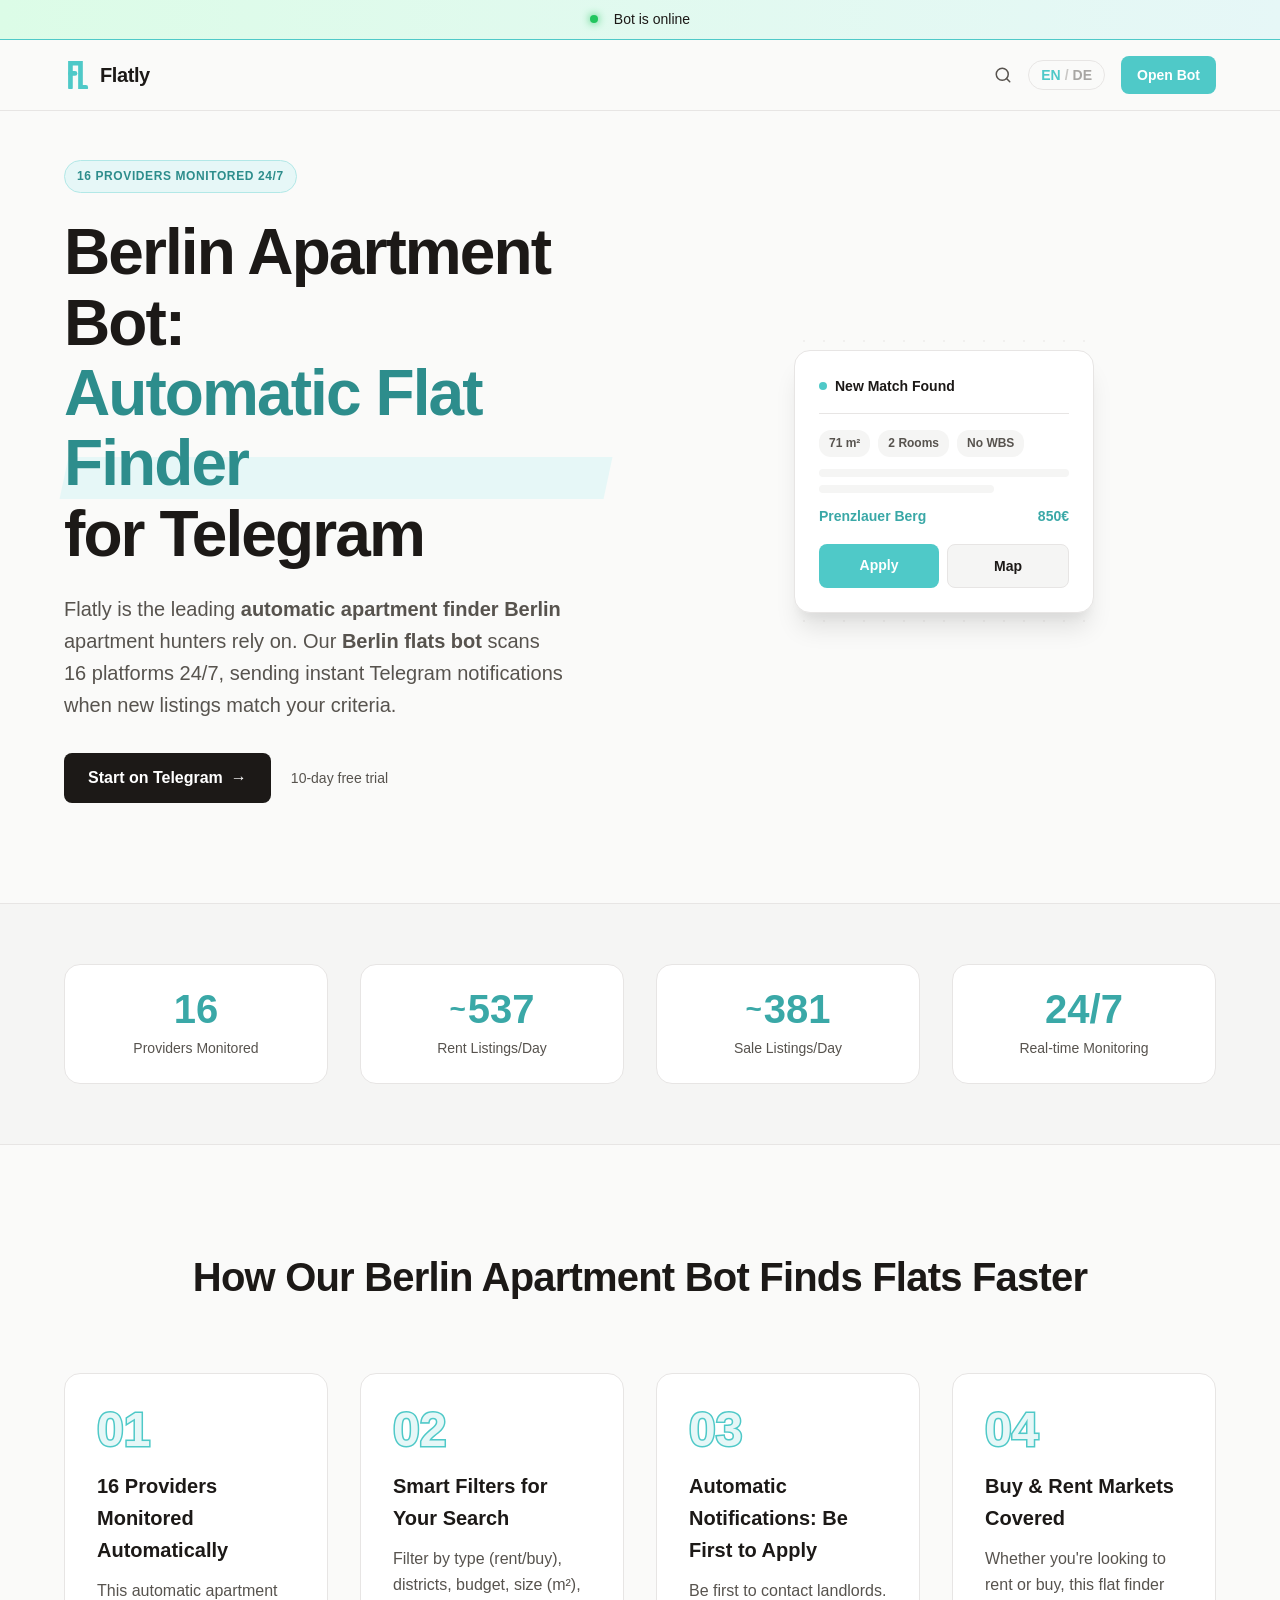
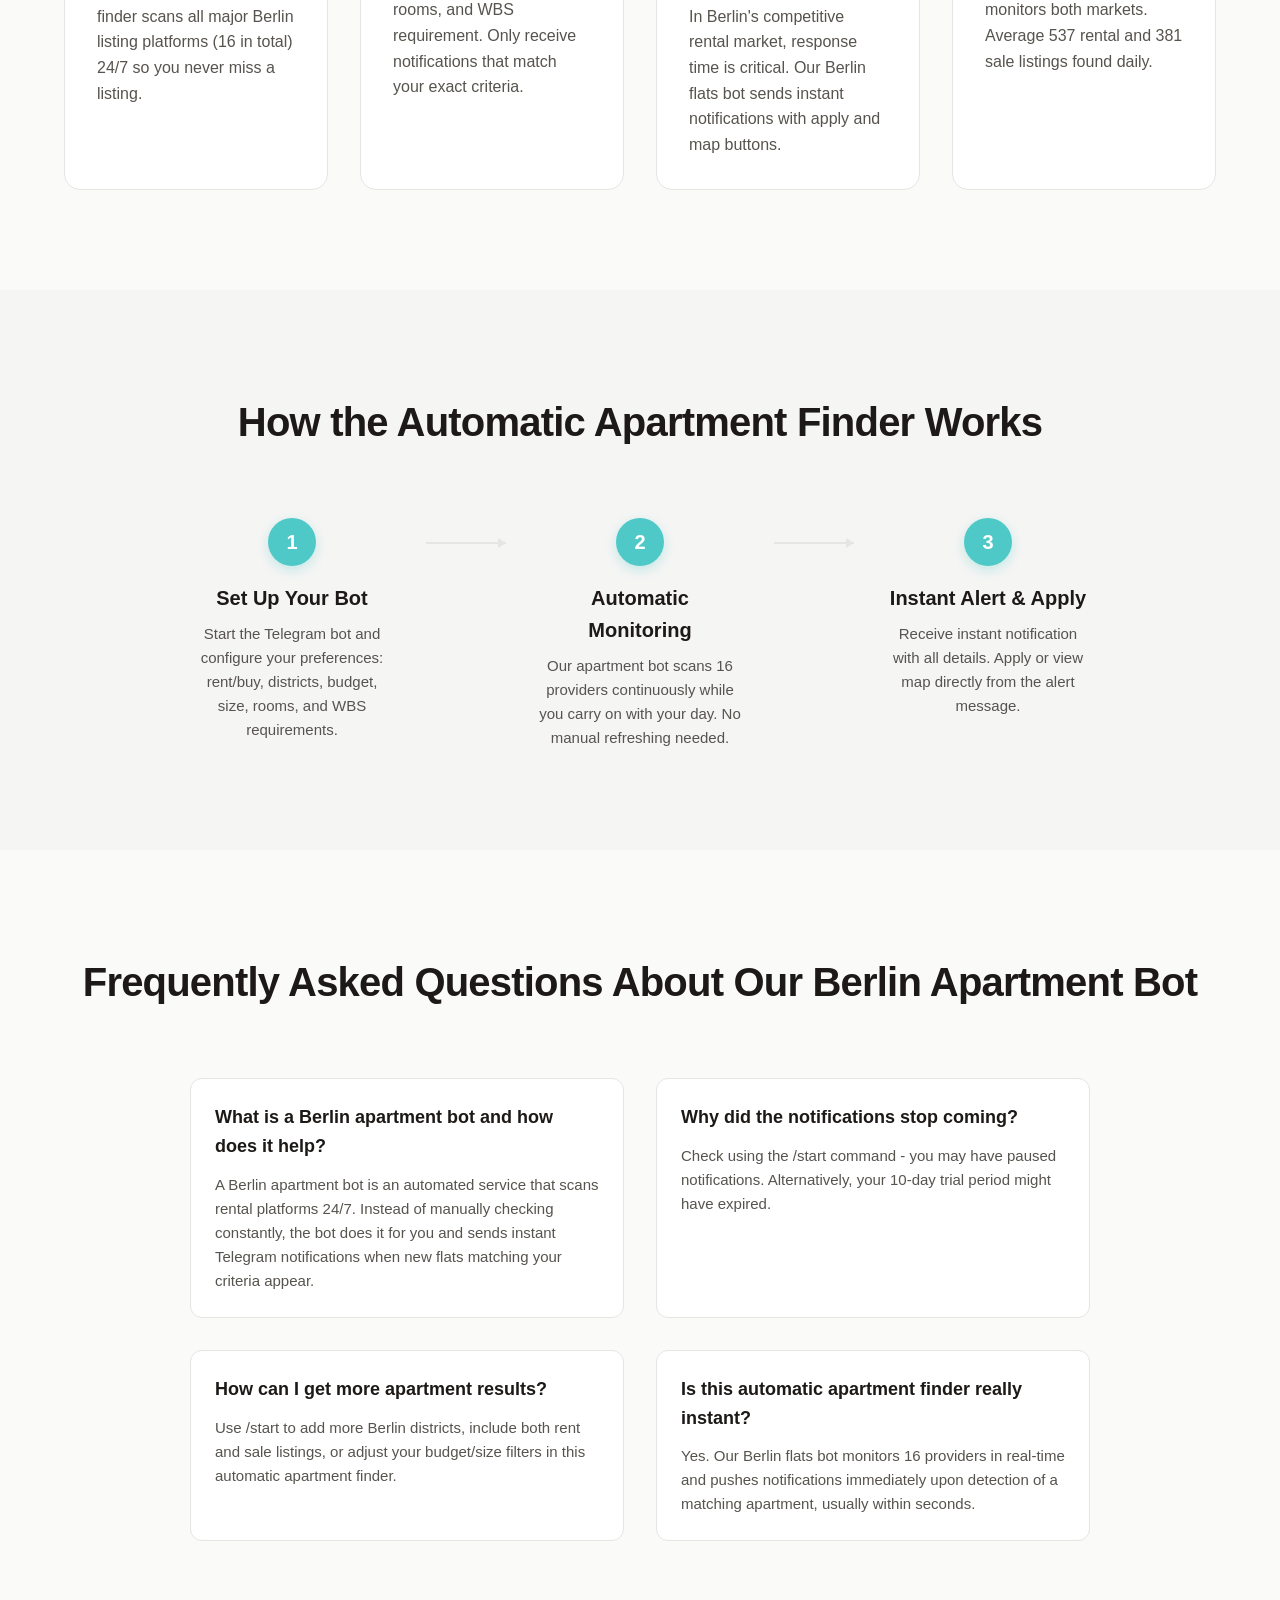
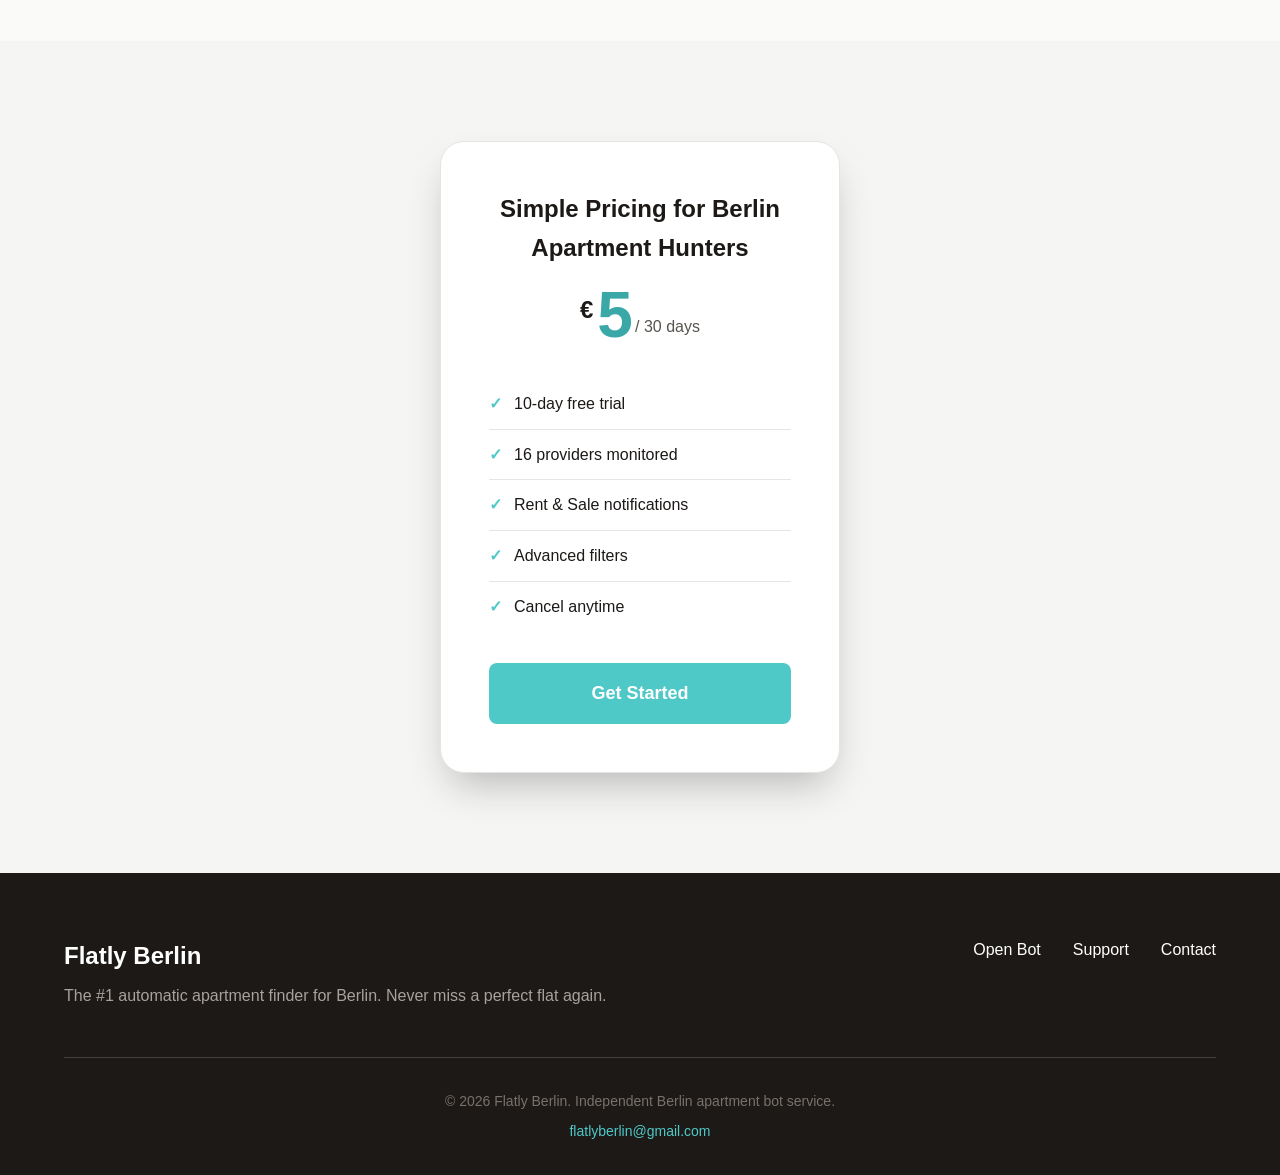
<file: index.html>
<!DOCTYPE html>
<html lang="en">
<head>
    <meta charset="UTF-8">
    <meta name="viewport" content="width=device-width, initial-scale=1.0">
    <title>Berlin Apartment Bot | Automatic Flat Finder via Telegram - Flatly</title>
    <meta name="description" content="The #1 Berlin apartment bot. Automatic apartment finder scanning 16 platforms 24/7. Get instant Telegram notifications for new flats. 10-day free trial.">
    <meta name="keywords" content="berlin apartment bot, automatic apartment finder berlin, berlin flats bot, wohnungsbot berlin, automatische wohnungssuche, wohnungssuch bot berlin, telegram bot wohnung berlin, flat finder berlin, wohnungssuche automatisierung, apartment notifications berlin">
    <meta name="description" lang="de" content="Der beste Wohnungsbot für Berlin. Automatische Wohnungssuche über 16 Portale. Sofortige Telegram Benachrichtigungen. 10 Tage kostenlos testen.">
    <meta name="author" content="Flatly Berlin">
    <meta name="robots" content="index, follow, max-snippet:-1, max-image-preview:large, max-video-preview:-1">
    <link rel="canonical" href="https://flatly-berlin.de/" id="dynamic-canonical">
    <link rel="alternate" hreflang="en" href="https://flatly-berlin.de/?lang=en">
    <link rel="alternate" hreflang="de" href="https://flatly-berlin.de/?lang=de">
    <link rel="alternate" hreflang="x-default" href="https://flatly-berlin.de/">
    <meta property="og:type" content="website">
    <meta property="og:url" content="https://flatly-berlin.de/">
    <meta property="og:title" content="Berlin Apartment Bot | Automatic Flat Finder">
    <meta property="og:description" content="Automatic apartment finder for Berlin. Get instant Telegram notifications when new flats match your criteria.">
    <meta property="og:image" content="https://flatly-berlin.de/card.png">
    <meta property="og:image:width" content="500">
    <meta property="og:image:height" content="243">
    <meta property="og:locale" content="en_US">
    <meta property="og:locale:alternate" content="de_DE">
    <meta property="twitter:card" content="summary_large_image">
    <meta property="twitter:url" content="https://flatly-berlin.de/">
    <meta property="twitter:title" content="Berlin Apartment Bot - Automatic Flat Finder">
    <meta property="twitter:description" content="Never miss a flat again. Automatic Berlin apartment finder with instant Telegram notifications.">
    <meta property="twitter:image" content="https://flatly-berlin.de/card.png">
    <meta property="twitter:image:width" content="500">
    <meta property="twitter:image:height" content="243">
    <link rel="icon" type="image/svg+xml" href="icon.svg">
    <link rel="icon" type="image/png" sizes="512x512" href="icon.png">
    <link rel="stylesheet" href="styles.css">
    <script type="application/ld+json">
    {
        "@context": "https://schema.org",
        "@type": "SoftwareApplication",
        "name": "Flatly Berlin - Apartment Bot",
        "applicationCategory": "LifestyleApplication",
        "operatingSystem": "Telegram",
        "offers": {
            "@type": "Offer",
            "price": "5.00",
            "priceCurrency": "EUR",
            "availability": "https://schema.org/InStock",
            "description": "10-day free trial, then €5 every 30 days"
        },
        "description": "Automatic apartment finder bot for Berlin. Monitors 16 rental platforms and sends instant Telegram notifications for new flat listings.",
        "url": "https://t.me/flatly_berlin_bot",
        "availableLanguage": ["English", "German"],
        "aggregateRating": {
            "@type": "AggregateRating",
            "ratingValue": "4.8",
            "ratingCount": "127"
        }
    }
    </script>

    <script type="application/ld+json">
    {
        "@context": "https://schema.org",
        "@type": "FAQPage",
        "mainEntity": [
            {
                "@type": "Question",
                "name": "What is a Berlin apartment bot?",
                "acceptedAnswer": {
                    "@type": "Answer",
                    "text": "A Berlin apartment bot is an automated service that scans rental listings across multiple platforms and sends instant notifications when new apartments matching your criteria become available. Flatly monitors 16 major listing sites 24/7."
                }
            },
            {
                "@type": "Question",
                "name": "How does an automatic apartment finder work in Berlin?",
                "acceptedAnswer": {
                    "@type": "Answer",
                    "text": "An automatic apartment finder continuously scans property websites for new listings. When a flat matching your budget, preferred districts, and size requirements appears, you receive an instant Telegram alert with application links, usually within seconds of the listing going live."
                }
            },
            {
                "@type": "Question",
                "name": "Was ist ein Wohnungsbot für Berlin?",
                "acceptedAnswer": {
                    "@type": "Answer",
                    "text": "Ein Wohnungsbot ist ein automatisierter Dienst, der Immobilienportale nach neuen Wohnungsangeboten durchsucht und sofortige Benachrichtigungen sendet. Flatly überwacht 16 Anbieter rund um die Uhr und alarmiert dich per Telegram, wenn passende Wohnungen verfügbar sind."
                }
            },
            {
                "@type": "Question",
                "name": "Ist automatische Wohnungssuche in Berlin legal?",
                "acceptedAnswer": {
                    "@type": "Answer",
                    "text": "Ja, automatische Wohnungssuche ist völlig legal. Der Bot überwacht nur öffentlich zugängliche Listen und beschleunigt lediglich den Informationsfluss. Du bekommst die gleichen Anzeigen, die auch auf den Portalen zu sehen sind, nur schneller."
                }
            }
        ]
    }
    </script>

    <script type="application/ld+json">
    {
        "@context": "https://schema.org",
        "@type": "BreadcrumbList",
        "itemListElement": [{
            "@type": "ListItem",
            "position": 1,
            "name": "Berlin Apartment Bot",
            "item": "https://flatly-berlin.de/"
        }]
    }
    </script>

    <script>
    (function() {
        const urlParams = new URLSearchParams(window.location.search);
        const lang = urlParams.get('lang');
        const canonicalEl = document.getElementById('dynamic-canonical');
        
        if (lang === 'en' || lang === 'de') {
            canonicalEl.href = `https://flatly-berlin.de/?lang=${lang}`;
            document.documentElement.setAttribute('lang', lang);
        } else {
            document.documentElement.setAttribute('lang', 'en');
        }

        const currentUrl = canonicalEl.href;
        document.querySelector('meta[property="og:url"]')?.setAttribute('content', currentUrl);
        document.querySelector('meta[property="twitter:url"]')?.setAttribute('content', currentUrl);
    })();
    </script>
    <script defer src="https://cloud.umami.is/script.js" data-website-id="c931086d-f08e-4237-811d-992dabc7b5e7"></script>

<base target="_blank">
</head>
<body>

    <div class="live-status-bar" id="liveStatus">
        <div class="container">
            <div class="status-content">
                <span class="status-indicator"></span>
                <span class="status-text">
                    <span class="lang-en">Bot is online</span>
                    <span class="lang-de">Bot ist online</span>
                </span>
            </div>
        </div>
    </div>

    <nav class="navbar" role="navigation" aria-label="Main navigation">
        <div class="container">
            <div class="logo">
                <svg class="logo-icon" viewBox="280 130 300 420" width="28" height="28" aria-hidden="true" fill="none" stroke="#4fc9c8" stroke-width="55" stroke-linecap="round">
                    <path d="M 316.5,525.97 V 161.19 h 150.85 v 364.78 h 79.54" />
                    <path d="M 316.5,316.08 H 385.07" />
                </svg>
                <span class="logo-text">Flatly</span>
            </div>
            <div class="nav-controls">
                <a href="explore.html" class="nav-link explore-link" target="_self">
                    <span class="explore-text-desktop">
                        <span class="lang-en">Explore</span>
                        <span class="lang-de">Erkunden</span>
                    </span>
                    <svg class="explore-icon-mobile" width="18" height="18" viewBox="0 0 24 24" fill="none" stroke="currentColor" stroke-width="2" stroke-linecap="round" stroke-linejoin="round" aria-hidden="true">
                        <circle cx="11" cy="11" r="8"></circle>
                        <path d="m21 21-4.3-4.3"></path>
                    </svg>
                </a>
                <button type="button" class="lang-switcher" id="langToggle" aria-label="Switch language">
                    <span class="lang-option active" data-lang="en">EN</span>
                    <span class="lang-divider">/</span>
                    <span class="lang-option" data-lang="de">DE</span>
                </button>
                <a href="https://t.me/flatly_berlin_bot?start=default" onclick="window.location='tg://resolve?domain=flatly_berlin_bot&start=default'; setTimeout(()=>window.location='https://t.me/flatly_berlin_bot?start=default', 500); return false;" class="btn btn-small" rel="noopener noreferrer" data-umami-event="Open Bot">
                    <span class="bot-text-desktop">
                        <span class="lang-en">Open Bot</span>
                        <span class="lang-de">Bot Öffnen</span>
                    </span>
                    <span class="bot-text-mobile">
                        <span class="lang-en">Open</span>
                        <span class="lang-de">Bot</span>
                    </span>
                </a>
            </div>
        </div>
    </nav>

    <header class="hero" role="banner">
        <div class="container">
            <div class="hero-content">
                <div class="badge">
                    <span class="lang-en">16 Providers Monitored 24/7</span>
                    <span class="lang-de">16 Anbieter 24/7 Überwacht</span>
                </div>
                <h1 class="headline">
                    <span class="lang-en">Berlin Apartment Bot:<br><span class="highlight">Automatic Flat Finder</span> for Telegram</span>
                    <span class="lang-de">Wohnungsbot Berlin:<br><span class="highlight">Automatische Wohnungssuche</span> per Telegram</span>
                </h1>
                <p class="subheadline">
                    <span class="lang-en">Flatly is the leading <strong>automatic apartment finder Berlin</strong> apartment hunters rely on. Our <strong>Berlin flats bot</strong> scans 16 platforms 24/7, sending instant Telegram notifications when new listings match your criteria.</span>
                    <span class="lang-de"><strong>Automatische Wohnungssuche Berlin:</strong> Unser <strong>Wohnungsbot</strong> scannt 16 Portale nonstop. Erhalte sofortige Telegram Benachrichtigungen für passende Wohnungen.</span>
                </p>
                <div class="cta-group">
                    <a href="https://t.me/flatly_berlin_bot?start=default" onclick="window.location='tg://resolve?domain=flatly_berlin_bot&start=default'; setTimeout(()=>window.location='https://t.me/flatly_berlin_bot?start=default', 500); return false;" class="btn btn-primary" rel="noopener noreferrer" data-umami-event="Open Bot">
                        <span class="lang-en">Start on Telegram</span>
                        <span class="lang-de">Auf Telegram Starten</span>
                        <span class="arrow" aria-hidden="true">→</span>
                    </a>
                    <span class="trial-note">
                        <span class="lang-en">10-day free trial</span>
                        <span class="lang-de">10 Tage kostenlos testen</span>
                    </span>
                </div>
            </div>
            <div class="hero-visual" aria-hidden="true">
                <div class="alert-card">
                    <div class="alert-header">
                        <span class="dot"></span>
                        <span class="alert-title">
                            <span class="lang-en">New Match Found</span>
                            <span class="lang-de">Neue Wohnung Gefunden</span>
                        </span>
                    </div>
                    <div class="alert-content">
                        <div class="alert-specs">
                            <span class="spec-item">71 m²</span>
                            <span class="spec-item">2 <span class="lang-en">Rooms</span><span class="lang-de">Zimmer</span></span>
                            <span class="spec-item">
                                <span class="lang-en">No WBS</span>
                                <span class="lang-de">Kein WBS</span>
                            </span>
                        </div>
                        <div class="alert-line alert-line-1"></div>
                        <div class="alert-line alert-line-2"></div>
                        <div class="alert-meta">
                            <span>Prenzlauer Berg</span>
                            <span>850€</span>
                        </div>
                        <div class="alert-actions">
                            <a href="https://t.me/flatly_berlin_bot?start=default" onclick="window.location='tg://resolve?domain=flatly_berlin_bot&start=default'; setTimeout(()=>window.location='https://t.me/flatly_berlin_bot?start=default', 500); return false;" class="btn-action btn-apply" rel="noopener noreferrer" data-umami-event="Open Bot">
                                <span class="lang-en">Apply</span>
                                <span class="lang-de">Bewerben</span>
                            </a>
                            <a href="explore.html" class="btn-action btn-map" target="_self">
                                <span class="lang-en">Map</span>
                                <span class="lang-de">Karte</span>
                            </a>
                        </div>
                    </div>
                </div>
                <div class="grid-pattern"></div>
            </div>
        </div>
    </header>

    <main role="main">
        <section class="stats-section" id="stats" aria-label="Berlin apartment bot statistics">
            <div class="container">
                <div class="stats-grid">
                    <div class="stat-card">
                        <div class="stat-number">16</div>
                        <div class="stat-label">
                            <span class="lang-en">Providers Monitored</span>
                            <span class="lang-de">Anbieter Überwacht</span>
                        </div>
                    </div>
                    <div class="stat-card">
                        <div class="stat-number"><span class="avg-sign">~</span>537</div>
                        <div class="stat-label">
                            <span class="lang-en">Rent Listings/Day</span>
                            <span class="lang-de">Miet-Anzeigen/Tag</span>
                        </div>
                    </div>
                    <div class="stat-card">
                        <div class="stat-number"><span class="avg-sign">~</span>381</div>
                        <div class="stat-label">
                            <span class="lang-en">Sale Listings/Day</span>
                            <span class="lang-de">Kauf-Anzeigen/Tag</span>
                        </div>
                    </div>
                    <div class="stat-card">
                        <div class="stat-number">24/7</div>
                        <div class="stat-label">
                            <span class="lang-en">Real-time Monitoring</span>
                            <span class="lang-de">Echtzeit-Überwachung</span>
                        </div>
                    </div>
                </div>
            </div>
        </section>

        <section class="features" id="features">
            <div class="container">
                <h2 class="section-title">
                    <span class="lang-en">How Our Berlin Apartment Bot Finds Flats Faster</span>
                    <span class="lang-de">Wie unser Wohnungsbot schneller Wohnungen in Berlin findet</span>
                </h2>
                <div class="grid">
                    <article class="feature-card">
                        <div class="feature-number" aria-hidden="true">01</div>
                        <h3>
                            <span class="lang-en">16 Providers Monitored Automatically</span>
                            <span class="lang-de">16 Anbieter Automatisch Überwacht</span>
                        </h3>
                        <p>
                            <span class="lang-en">This automatic apartment finder scans all major Berlin listing platforms (16 in total) 24/7 so you never miss a listing.</span>
                            <span class="lang-de">Diese automatische Wohnungssuche scannt alle großen Portale rund um die Uhr.</span>
                        </p>
                    </article>
                    <article class="feature-card">
                        <div class="feature-number" aria-hidden="true">02</div>
                        <h3>
                            <span class="lang-en">Smart Filters for Your Search</span>
                            <span class="lang-de">Intelligente Filter für deine Suche</span>
                        </h3>
                        <p>
                            <span class="lang-en">Filter by type (rent/buy), districts, budget, size (m²), rooms, and WBS requirement. Only receive notifications that match your exact criteria.</span>
                            <span class="lang-de">Filtere nach Typ (Miete/Kauf), Bezirken, Budget, Größe (m²), Zimmerzahl und WBS. Erhalte nur Benachrichtigungen, die deinen Kriterien entsprechen.</span>
                        </p>
                    </article>
                    <article class="feature-card">
                        <div class="feature-number" aria-hidden="true">03</div>
                        <h3>
                            <span class="lang-en">Automatic Notifications: Be First to Apply</span>
                            <span class="lang-de">Automatische Benachrichtigungen: Sei der Erste</span>
                        </h3>
                        <p>
                            <span class="lang-en">Be first to contact landlords. In Berlin's competitive rental market, response time is critical. Our Berlin flats bot sends instant notifications with apply and map buttons.</span>
                            <span class="lang-de">Sei der Erste, der Vermieter kontaktiert. Auf dem angespannten Berliner Markt zählt jede Minute. Unser Bot sendet sofort Benachrichtigungen mit Bewerben- und Karten-Buttons.</span>
                        </p>
                    </article>
                    <article class="feature-card">
                        <div class="feature-number" aria-hidden="true">04</div>
                        <h3>
                            <span class="lang-en">Buy & Rent Markets Covered</span>
                            <span class="lang-de">Kauf & Miete Abgedeckt</span>
                        </h3>
                        <p>
                            <span class="lang-en">Whether you're looking to rent or buy, this flat finder monitors both markets. Average 537 rental and 381 sale listings found daily.</span>
                            <span class="lang-de">Ob Miete oder Kauf - wir überwachen beide Märkte. Durchschnittlich 537 Miet- und 381 Kauf-Anzeigen täglich.</span>
                        </p>
                    </article>
                </div>
            </div>
        </section>

        <section class="how-it-works" id="how-it-works">
            <div class="container">
                <h2 class="section-title">
                    <span class="lang-en">How the Automatic Apartment Finder Works</span>
                    <span class="lang-de">So Funktioniert die Automatische Wohnungssuche</span>
                </h2>
                <div class="steps">
                    <div class="step">
                        <div class="step-marker">1</div>
                        <h3>
                            <span class="lang-en">Set Up Your Bot</span>
                            <span class="lang-de">Bot Einrichten</span>
                        </h3>
                        <p>
                            <span class="lang-en">Start the Telegram bot and configure your preferences: rent/buy, districts, budget, size, rooms, and WBS requirements.</span>
                            <span class="lang-de">Starte den Bot und konfiguriere deine Suche: Miete/Kauf, Bezirke, Budget, Größe, Zimmer und WBS.</span>
                        </p>
                    </div>
                    <div class="step-connector" aria-hidden="true"></div>
                    <div class="step">
                        <div class="step-marker">2</div>
                        <h3>
                            <span class="lang-en">Automatic Monitoring</span>
                            <span class="lang-de">Automatische Überwachung</span>
                        </h3>
                        <p>
                            <span class="lang-en">Our apartment bot scans 16 providers continuously while you carry on with your day. No manual refreshing needed.</span>
                            <span class="lang-de">Unser Wohnungsbot scannt 16 Anbieter durchgehend, während du ganz entspannt deinen Tag meisterst. Kein manuelles Aktualisieren nötig.</span>
                        </p>
                    </div>
                    <div class="step-connector" aria-hidden="true"></div>
                    <div class="step">
                        <div class="step-marker">3</div>
                        <h3>
                            <span class="lang-en">Instant Alert & Apply</span>
                            <span class="lang-de">Sofortiger Alert & Bewerbung</span>
                        </h3>
                        <p>
                            <span class="lang-en">Receive instant notification with all details. Apply or view map directly from the alert message.</span>
                            <span class="lang-de">Erhalte eine sofortige Benachrichtigung mit allen Details. Bewirb dich direkt oder sieh dir die Karte an.</span>
                        </p>
                    </div>
                </div>
            </div>
        </section>

        

        <section class="faq" id="faq">
            <div class="container">
                <h2 class="section-title">
                    <span class="lang-en">Frequently Asked Questions About Our Berlin Apartment Bot</span>
                    <span class="lang-de">Häufige Fragen zum Wohnungsbot Berlin</span>
                </h2>
                <div class="faq-grid">
                    <article class="faq-item">
                        <h4>
                            <span class="lang-en">What is a Berlin apartment bot and how does it help?</span>
                            <span class="lang-de">Was ist ein Wohnungsbot und wie hilft er?</span>
                        </h4>
                        <p>
                            <span class="lang-en">A Berlin apartment bot is an automated service that scans rental platforms 24/7. Instead of manually checking constantly, the bot does it for you and sends instant Telegram notifications when new flats matching your criteria appear.</span>
                            <span class="lang-de">Ein Wohnungsbot ist ein automatisierter Dienst, der Immobilienportale 24/7 scannt. Statt ständig manuell zu prüfen, macht das der Bot für dich und sendet sofortige Telegram Benachrichtigungen.</span>
                        </p>
                    </article>
                    <article class="faq-item">
                        <h4>
                            <span class="lang-en">Why did the notifications stop coming?</span>
                            <span class="lang-de">Warum sind die Benachrichtigungen ausgeblieben?</span>
                        </h4>
                        <p>
                            <span class="lang-en">Check using the /start command - you may have paused notifications. Alternatively, your 10-day trial period might have expired.</span>
                            <span class="lang-de">Prüfe mit /start - möglicherweise hast du die Benachrichtigungen pausiert. Oder deine 10-tägige Testphase ist abgelaufen.</span>
                        </p>
                    </article>
                    <article class="faq-item">
                        <h4>
                            <span class="lang-en">How can I get more apartment results?</span>
                            <span class="lang-de">Wie bekomme ich mehr Suchergebnisse?</span>
                        </h4>
                        <p>
                            <span class="lang-en">Use /start to add more Berlin districts, include both rent and sale listings, or adjust your budget/size filters in this automatic apartment finder.</span>
                            <span class="lang-de">Nutze /start, um mehr Bezirke hinzuzufügen, sowohl Miete als auch Kauf einzuschließen oder Budget/Größe in der automatischen Suche anzupassen.</span>
                        </p>
                    </article>
                    <article class="faq-item">
                        <h4>
                            <span class="lang-en">Is this automatic apartment finder really instant?</span>
                            <span class="lang-de">Sind die Benachrichtigungen wirklich sofort da?</span>
                        </h4>
                        <p>
                            <span class="lang-en">Yes. Our Berlin flats bot monitors 16 providers in real-time and pushes notifications immediately upon detection of a matching apartment, usually within seconds.</span>
                            <span class="lang-de">Ja. Unser Bot überwacht 16 Anbieter in Echtzeit und sendet sofort Benachrichtigungen bei passenden Wohnungen, meist innerhalb von Sekunden.</span>
                        </p>
                    </article>
                </div>
            </div>
        </section>

        <section class="pricing" id="pricing">
            <div class="container">
                <div class="pricing-card">
                    <div class="pricing-header">
                        <h3>
                            <span class="lang-en">Simple Pricing for Berlin Apartment Hunters</span>
                            <span class="lang-de">Einfache Preise für Berliner Wohnungssuchende</span>
                        </h3>
                        <div class="price">
                            <span class="currency">€</span>
                            <span class="amount">5</span>
                            <span class="period">
                                <span class="lang-en">/ 30 days</span>
                                <span class="lang-de">/ 30 Tage</span>
                            </span>
                        </div>
                    </div>
                    <div class="pricing-features">
                        <div class="pricing-row">
                            <span class="check" aria-hidden="true">✓</span>
                            <span>
                                <span class="lang-en">10-day free trial</span>
                                <span class="lang-de">10 Tage kostenlos testen</span>
                            </span>
                        </div>
                        <div class="pricing-row">
                            <span class="check" aria-hidden="true">✓</span>
                            <span>
                                <span class="lang-en">16 providers monitored</span>
                                <span class="lang-de">16 Anbieter überwacht</span>
                            </span>
                        </div>
                        <div class="pricing-row">
                            <span class="check" aria-hidden="true">✓</span>
                            <span>
                                <span class="lang-en">Rent & Sale notifications</span>
                                <span class="lang-de">Miete & Kauf Benachrichtigungen</span>
                            </span>
                        </div>
                        <div class="pricing-row">
                            <span class="check" aria-hidden="true">✓</span>
                            <span>
                                <span class="lang-en">Advanced filters</span>
                                <span class="lang-de">Erweiterte Filter</span>
                            </span>
                        </div>
                        <div class="pricing-row">
                            <span class="check" aria-hidden="true">✓</span>
                            <span>
                                <span class="lang-en">Cancel anytime</span>
                                <span class="lang-de">Jederzeit kündbar</span>
                            </span>
                        </div>
                    </div>
                    <a href="https://t.me/flatly_berlin_bot?start=default" onclick="window.location='tg://resolve?domain=flatly_berlin_bot&start=default'; setTimeout(()=>window.location='https://t.me/flatly_berlin_bot?start=default', 500); return false;" class="btn btn-large" rel="noopener noreferrer" data-umami-event="Open Bot">
                        <span class="lang-en">Get Started</span>
                        <span class="lang-de">Jetzt Starten</span>
                    </a>
                </div>
            </div>
        </section>
    </main>

    <footer class="footer" role="contentinfo">
        <div class="container">
            <div class="footer-content">
                <div class="footer-brand">
                    <span class="logo-text">Flatly Berlin</span>
                    <p>
                        <span class="lang-en">The #1 automatic apartment finder for Berlin. Never miss a perfect flat again.</span>
                        <span class="lang-de">Die beste automatische Wohnungssuche für Berlin. Verpasse nie wieder die perfekte Wohnung.</span>
                    </p>
                </div>
                <nav class="footer-links" aria-label="Footer navigation">
                    <a href="https://t.me/flatly_berlin_bot?start=default" onclick="window.location='tg://resolve?domain=flatly_berlin_bot&start=default'; setTimeout(()=>window.location='https://t.me/flatly_berlin_bot?start=default', 500); return false;" rel="noopener noreferrer" data-umami-event="Open Bot">
                        <span class="lang-en">Open Bot</span>
                        <span class="lang-de">Bot Öffnen</span>
                    </a>
                    <a href="https://t.me/flatly_berlin_bot?start=default" onclick="window.location='tg://resolve?domain=flatly_berlin_bot&start=default'; setTimeout(()=>window.location='https://t.me/flatly_berlin_bot?start=default', 500); return false;" rel="noopener noreferrer" data-umami-event="Open Bot">
                        <span class="lang-en">Support</span>
                        <span class="lang-de">Hilfe</span>
                    </a>
                    <a href="mailto:flatlyberlin@gmail.com">
                        <span class="lang-en">Contact</span>
                        <span class="lang-de">Kontakt</span>
                    </a>
                </nav>
            </div>
            <div class="footer-bottom">
                <p>
                    <span class="lang-en">&copy; 2026 Flatly Berlin. Independent Berlin apartment bot service.</span>
                    <span class="lang-de">&copy; 2026 Flatly Berlin. Unabhängiger Wohnungsbot Service.</span>
                </p>
                <p class="footer-email">
                    <a href="mailto:flatlyberlin@gmail.com">flatlyberlin@gmail.com</a>
                </p>
            </div>
        </div>
    </footer>

    <script>
        

        (function() {
            const supportedLanguages = ['en', 'de'];
            const defaultLang = 'en';

            function getBrowserLanguage() {
                const navLang = navigator.language || navigator.userLanguage;
                const primaryLang = navLang.split('-')[0];
                return supportedLanguages.includes(primaryLang) ? primaryLang : defaultLang;
            }

            function getCurrentLanguage() {
                const urlParams = new URLSearchParams(window.location.search);
                const urlLang = urlParams.get('lang');
                const savedLang = localStorage.getItem('flatly-language');

                if (urlLang && supportedLanguages.includes(urlLang)) {
                    return urlLang;
                }
                if (savedLang && supportedLanguages.includes(savedLang)) {
                    return savedLang;
                }
                return getBrowserLanguage();
            }

            function setLanguage(lang) {
                document.documentElement.lang = lang;
                document.body.setAttribute('data-lang', lang);

                document.querySelectorAll('.lang-option').forEach(opt => {
                    opt.classList.toggle('active', opt.dataset.lang === lang);
                });

                localStorage.setItem('flatly-language', lang);

                const url = new URL(window.location);
                url.searchParams.set('lang', lang);
                window.history.replaceState({}, '', url);

                const canonicalEl = document.getElementById('dynamic-canonical');
                if (canonicalEl) {
                    canonicalEl.href = url.toString();
                }
                document.querySelector('meta[property="og:url"]')?.setAttribute('content', url.toString());
                document.querySelector('meta[property="twitter:url"]')?.setAttribute('content', url.toString());
            }

            const currentLang = getCurrentLanguage();
            setLanguage(currentLang);

            document.getElementById('langToggle').addEventListener('click', function() {
                const newLang = document.body.getAttribute('data-lang') === 'en' ? 'de' : 'en';
                setLanguage(newLang);
            });
        })();
    </script>
</body>
</html>
</file>
<file: styles.css>
:root {
    --bg-primary: #fafaf9;
    --bg-secondary: #f5f5f4;
    --text-primary: #1c1917;
    --text-secondary: #57534e;
    --accent: #4fc9c8;
    --accent-hover: #3aa8a7;
    --accent-light: #e6f7f7;
    --border: #e7e5e4;
    --shadow: 0 4px 6px -1px rgba(0,0,0,0.1), 0 2px 4px -1px rgba(0,0,0,0.06);
    --shadow-lg: 0 20px 25px -5px rgba(0,0,0,0.1), 0 10px 10px -5px rgba(0,0,0,0.04);
    --success: #22c55e;
    --success-light: #dcfce7;
}

* { margin: 0; padding: 0; box-sizing: border-box; }
html { scroll-behavior: smooth; }
body { font-family: -apple-system, BlinkMacSystemFont, "Segoe UI", Roboto, "Helvetica Neue", Arial, sans-serif; background: var(--bg-primary); color: var(--text-primary); line-height: 1.6; overflow-x: hidden; }
.container { max-width: 1200px; margin: 0 auto; padding: 0 24px; }

/* Language switching */
.lang-en, .lang-de { display: inline; }
body[data-lang="de"] .lang-en, body[data-lang="en"] .lang-de { display: none !important; }
.headline .lang-en, .headline .lang-de { display: block; }

/* Live status */
.live-status-bar { position: fixed; top: 0; left: 0; width: 100%; height: 40px; background: linear-gradient(90deg, var(--success-light), var(--accent-light)); border-bottom: 1px solid var(--accent); z-index: 101; display: flex; align-items: center; font-size: 0.875rem;}
.status-content { display: flex; align-items: center; justify-content: center; gap: 16px; flex-wrap: wrap; width: 100%; }
.status-indicator { width: 8px; height: 8px; background: var(--success); border-radius: 50%; animation: pulse-green 2s infinite; box-shadow: 0 0 8px var(--success); }
@keyframes pulse-green { 0%, 100% { opacity: 1; } 50% { opacity: 0.7; } }
.status-text { font-weight: 500; }

/* Navbar */
.navbar { position: fixed; top: 40px; width: 100%; background: rgba(250,250,249,0.95); backdrop-filter: blur(12px); border-bottom: 1px solid var(--border); z-index: 100; padding: 16px 0; }
.navbar .container { display: flex; justify-content: space-between; align-items: center; }
.logo { display: flex; align-items: center; gap: 8px; font-weight: 700; font-size: 1.25rem; letter-spacing: -0.02em; color: inherit; text-decoration: none; }
.logo-icon { width: 28px; height: 28px; flex-shrink: 0; }
.logo-icon path { stroke: var(--accent); stroke-width: 70; }
.logo-text { color: var(--text-primary); }

/* Buttons */
.btn { display: inline-flex; align-items: center; gap: 8px; padding: 12px 24px; background: var(--accent); color: white; text-decoration: none; border-radius: 8px; font-weight: 600; transition: background 0.2s; border: none; cursor: pointer; }
.btn:hover { background: var(--accent-hover); }
.btn-small { padding: 8px 16px; font-size: 0.875rem; }
.btn-large { padding: 16px 32px; font-size: 1.125rem; width: 100%; justify-content: center; }
.btn-primary { background: var(--text-primary); }
.btn-primary:hover { background: #000; }
.btn-ghost { background: transparent; color: var(--text-primary); border: 1px solid var(--border); }
.btn-ghost:hover { background: var(--bg-secondary); }
.arrow { transition: transform 0.2s; }
.btn:hover .arrow { transform: translateX(4px); }

/* Nav controls */
.nav-controls { display: flex; align-items: center; gap: 16px; }
.nav-link { color: var(--text-secondary); text-decoration: none; font-weight: 600; font-size: 0.875rem; transition: color 0.2s; display: inline-flex; align-items: center; }
.nav-link:hover { color: var(--accent); }
.lang-switcher { display: flex; align-items: center; gap: 4px; background: transparent; border: 1px solid var(--border); padding: 6px 12px; border-radius: 20px; cursor: pointer; font-size: 0.875rem; font-weight: 600; color: var(--text-secondary); transition: border-color 0.2s; }
.lang-switcher:hover { border-color: var(--accent); color: var(--text-primary); }
.lang-option { opacity: 0.5; transition: opacity 0.2s; }
.lang-option.active { opacity: 1; color: var(--accent); }
.lang-divider { opacity: 0.3; }

.explore-text-desktop { display: none; }
.explore-icon-mobile { display: inline-block; vertical-align: middle; }
.bot-text-mobile { display: none; }

/* Hero */
.hero { padding: 160px 0 100px; }
.hero .container { display: grid; grid-template-columns: 1fr 1fr; gap: 64px; align-items: center; }
.badge { display: inline-block; padding: 6px 12px; background: var(--accent-light); color: #2d8d8c; font-size: 0.75rem; font-weight: 700; text-transform: uppercase; letter-spacing: 0.05em; border-radius: 20px; margin-bottom: 24px; border: 1px solid #b2e8e7; }
.headline { font-size: clamp(2.5rem, 5vw, 4rem); line-height: 1.1; font-weight: 800; letter-spacing: -0.03em; margin-bottom: 24px; }
.highlight { color: #2d8d8c; position: relative; display: inline-block; }
.highlight::after { content: ''; position: absolute; bottom: 0; left: 0; width: 100%; height: 30%; background: var(--accent-light); z-index: -1; transform: skewX(-12deg); }
.subheadline { font-size: 1.25rem; color: var(--text-secondary); margin-bottom: 32px; max-width: 500px; line-height: 1.6; }
.cta-group { display: flex; align-items: center; gap: 20px; flex-wrap: wrap; }
.trial-note { color: var(--text-secondary); font-size: 0.875rem; }

.hero-visual { position: relative; height: 450px; display: flex; align-items: center; justify-content: center; }
.alert-card { background: white; border-radius: 16px; padding: 24px; box-shadow: var(--shadow-lg); width: 300px; border: 1px solid var(--border); position: relative; z-index: 2; animation: float 6s ease-in-out infinite; }
@keyframes float { 0%, 100% { transform: translateY(0px); } 50% { transform: translateY(-20px); } }
.alert-header { display: flex; align-items: center; gap: 8px; margin-bottom: 16px; padding-bottom: 16px; border-bottom: 1px solid var(--border); }
.dot { width: 8px; height: 8px; background: var(--accent); border-radius: 50%; animation: pulse 2s infinite; }
@keyframes pulse { 0%, 100% { opacity: 1; } 50% { opacity: 0.5; } }
.alert-title { font-weight: 700; font-size: 0.875rem; flex: 1; }
.alert-specs { display: flex; gap: 8px; margin-bottom: 12px; flex-wrap: wrap; }
.spec-item { background: var(--bg-secondary); padding: 4px 10px; border-radius: 12px; font-size: 0.75rem; font-weight: 600; color: var(--text-secondary); }
.alert-line { height: 8px; background: var(--bg-secondary); border-radius: 4px; margin-bottom: 8px; }
.alert-line-1 { width: 100%; }
.alert-line-2 { width: 70%; }
.alert-meta { display: flex; justify-content: space-between; margin-top: 12px; font-size: 0.875rem; font-weight: 600; color: var(--accent-hover); }
.alert-actions { display: flex; gap: 8px; margin-top: 16px; }
.btn-action { flex: 1; padding: 10px 16px; border-radius: 8px; text-align: center; text-decoration: none; font-size: 0.875rem; font-weight: 600; transition: background 0.2s; }
.btn-apply { background: var(--accent); color: white; }
.btn-apply:hover { background: var(--accent-hover); }
.btn-map { background: var(--bg-secondary); color: var(--text-primary); border: 1px solid var(--border); }
.btn-map:hover { background: var(--border); }
.grid-pattern { position: absolute; width: 300px; height: 300px; background-image: radial-gradient(circle, var(--border) 1px, transparent 1px); background-size: 20px 20px; opacity: 0.5; z-index: 1; }

/* Stats */
.stats-section { padding: 60px 0; background: var(--bg-secondary); border-top: 1px solid var(--border); border-bottom: 1px solid var(--border); }
.stats-grid { display: grid; grid-template-columns: repeat(4, 1fr); gap: 32px; }
.stat-card { text-align: center; padding: 24px; background: white; border-radius: 16px; border: 1px solid var(--border); }
.stat-number { font-size: 2.5rem; font-weight: 800; color: var(--accent-hover); line-height: 1; margin-bottom: 8px; }
.avg-sign { font-size: 1.75rem; font-weight: 700; color: var(--accent-hover); margin-right: 2px; vertical-align: baseline; position: relative; top: -5px; }
.stat-label { font-size: 0.875rem; color: var(--text-secondary); font-weight: 500; }

/* Features */
.features { padding: 100px 0; }
.section-title { font-size: 2.5rem; font-weight: 800; letter-spacing: -0.02em; margin-bottom: 64px; text-align: center; }
.grid { display: grid; grid-template-columns: repeat(auto-fit, minmax(260px, 1fr)); gap: 32px; }
.feature-card { background: white; padding: 32px; border-radius: 16px; border: 1px solid var(--border); position: relative; overflow: hidden; transition: all 0.3s ease; }
.feature-card::before { content: ''; position: absolute; top: 0; left: 0; width: 100%; height: 4px; background: var(--accent); transform: scaleX(0); transition: transform 0.3s ease; }
.feature-card:hover { transform: translateY(-4px); box-shadow: var(--shadow-lg); }
.feature-card:hover::before { transform: scaleX(1); }
.feature-number { font-size: 3rem; font-weight: 800; color: #e6f7f7; line-height: 1; margin-bottom: 16px; -webkit-text-stroke: 3px var(--accent); paint-order: stroke fill; }
.feature-card h3 { font-size: 1.25rem; margin-bottom: 12px; font-weight: 700; }
.feature-card p { color: var(--text-secondary); line-height: 1.6; }

/* How it works */
.how-it-works { padding: 100px 0; background: var(--bg-secondary); }
.steps { display: flex; align-items: flex-start; justify-content: center; gap: 32px; max-width: 900px; margin: 0 auto; }
.step { flex: 1; text-align: center; position: relative; }
.step-marker { width: 48px; height: 48px; background: var(--accent); color: white; border-radius: 50%; display: flex; align-items: center; justify-content: center; font-weight: 700; font-size: 1.25rem; margin: 0 auto 16px; position: relative; z-index: 2; box-shadow: 0 4px 12px rgba(79,201,200,0.3); }
.step h3 { font-size: 1.25rem; margin-bottom: 8px; font-weight: 700; }
.step p { color: var(--text-secondary); font-size: 0.9375rem; line-height: 1.6; }
.step-connector { width: 80px; height: 2px; background: var(--border); margin-top: 24px; position: relative; }
.step-connector::after { content: ''; position: absolute; right: 0; top: -4px; width: 0; height: 0; border-left: 8px solid var(--border); border-top: 5px solid transparent; border-bottom: 5px solid transparent; }

/* FAQ */
.faq { padding: 100px 0; }
.faq-grid { display: grid; grid-template-columns: repeat(2, 1fr); gap: 32px; max-width: 900px; margin: 0 auto; }
.faq-item { background: white; padding: 24px; border-radius: 12px; border: 1px solid var(--border); }
.faq-item h4 { font-size: 1.125rem; margin-bottom: 12px; font-weight: 700; }
.faq-item p { color: var(--text-secondary); font-size: 0.9375rem; line-height: 1.6; }

/* Pricing */
.pricing { padding: 100px 0; background: var(--bg-secondary); }
.pricing-card { max-width: 400px; margin: 0 auto; background: white; border: 1px solid var(--border); border-radius: 24px; padding: 48px; text-align: center; box-shadow: 0 20px 40px -12px rgba(28,25,23,0.3); transition: transform 0.3s ease, box-shadow 0.3s ease; }
.pricing-card:hover { transform: translateY(-6px); box-shadow: 0 28px 56px -12px rgba(28,25,23,0.4); }
.pricing-header { margin-bottom: 32px; }
.pricing-header h3 { font-size: 1.5rem; margin-bottom: 16px; font-weight: 700; }
.price { display: flex; align-items: flex-start; justify-content: center; gap: 4px; }
.currency { font-size: 1.5rem; font-weight: 700; margin-top: 8px; }
.amount { font-size: 4rem; font-weight: 800; line-height: 1; letter-spacing: -0.03em; color: var(--accent-hover); }
.period { font-size: 1rem; color: var(--text-secondary); align-self: flex-end; margin-bottom: 8px; }
.pricing-features { margin-bottom: 32px; text-align: left; }
.pricing-row { display: flex; align-items: center; gap: 12px; padding: 12px 0; border-bottom: 1px solid var(--border); }
.pricing-row:last-child { border-bottom: none; }
.check { color: var(--accent); font-weight: 700; }

/* Footer */
.footer { background: var(--text-primary); color: white; padding: 64px 0 32px; }
.footer-content { display: flex; justify-content: space-between; align-items: flex-start; margin-bottom: 48px; flex-wrap: wrap; gap: 32px; }
.footer-brand .logo-text { color: white; font-size: 1.5rem; font-weight: 700; display: block; margin-bottom: 8px; }
.footer-brand p { color: #a8a29e; }
.footer-links { display: flex; gap: 32px; }
.footer-links a { color: white; text-decoration: none; font-weight: 500; transition: color 0.2s; }
.footer-links a:hover { color: var(--accent); }
.footer-bottom { padding-top: 32px; border-top: 1px solid #44403c; text-align: center; color: #78716c; font-size: 0.875rem; }
.footer-email { margin-top: 8px; }
.footer-email a { color: var(--accent); text-decoration: none; }
.footer-email a:hover { text-decoration: underline; }

/* Apartment Explorer */
.apartment-explorer { padding: 140px 0 80px; }
.apartment-explorer .section-title { margin-bottom: 35px; }
.explorer-controls { display: flex; flex-wrap: wrap; gap: 16px; margin-bottom: 24px; align-items: flex-end; }
.control-group { display: flex; flex-direction: column; gap: 4px; flex: 1; min-width: 140px; }
.control-group label { font-size: 0.8rem; font-weight: 600; color: var(--text-secondary); }
.control-group select, .control-group input { height: 44px; padding: 0 14px; appearance: none; border: 1px solid var(--border); border-radius: 8px; background: white; font-family: inherit; font-size: 0.9rem; color: var(--text-primary); outline: none; transition: border-color 0.2s, box-shadow 0.2s; line-height: 1; }
.control-group select { background-image: url("data:image/svg+xml,%3Csvg xmlns='http://www.w3.org/2000/svg' width='16' height='16' viewBox='0 0 24 24' fill='none' stroke='%2357534e' stroke-width='2' stroke-linecap='round' stroke-linejoin='round'%3E%3Cpath d='M6 9l6 6 6-6'/%3E%3C/svg%3E"); background-repeat: no-repeat; background-position: right 12px center; background-size: 16px; padding-right: 36px; cursor: pointer; }
.control-group select:focus, .control-group input:focus { border-color: var(--accent); box-shadow: 0 0 0 3px var(--accent-light); }
.control-group input[type="number"] { -moz-appearance: textfield; }
.control-group input[type="number"]::-webkit-outer-spin-button, .control-group input[type="number"]::-webkit-inner-spin-button { -webkit-appearance: none; margin: 0; }

.map-container { position: relative; z-index: 1; height: 450px; border-radius: 16px; border: 1px solid var(--border); box-shadow: var(--shadow-lg); overflow: hidden; }
.leaflet-container { z-index: 1 !important; }
.leaflet-container .popup-apply-btn { display: inline-block; margin-top: 10px; padding: 8px 20px; background: var(--accent); color: white; text-decoration: none; border-radius: 8px; font-weight: 600; font-size: 0.875rem; transition: background 0.2s; }
.leaflet-container .popup-apply-btn:hover { background: var(--accent-hover); }
#search-filters { height: 44px; }

/* District chips */
.district-chips { display: flex; flex-wrap: wrap; gap: 8px; margin-bottom: 20px; align-items: center; padding: 4px 0; }
.district-label { font-size: 0.8rem; font-weight: 600; color: var(--text-secondary); margin-right: 4px; white-space: nowrap; }
.district-chip { display: inline-flex; align-items: center; padding: 6px 14px; border-radius: 20px; border: 1.5px solid var(--border); background: white; color: var(--text-secondary); font-size: 0.8rem; font-weight: 600; cursor: pointer; transition: all 0.2s; white-space: nowrap; user-select: none; }
.district-chip:hover { border-color: var(--accent); color: var(--accent-hover); }
.district-chip.active { background: var(--accent); border-color: var(--accent); color: white; }
.district-chip.active:hover { background: var(--accent-hover); border-color: var(--accent-hover); }

/* Probability panel */
.probability-panel { background: white; border: 1px solid var(--border); border-radius: 16px; padding: 24px 28px; margin-bottom: 24px; box-shadow: var(--shadow); transition: all 0.3s; opacity: 0.6; }
.probability-panel.active { opacity: 1; border-color: var(--accent); box-shadow: 0 4px 20px rgba(79,201,200,0.15); }
.probability-header { display: flex; align-items: center; gap: 20px; margin-bottom: 16px; }
.probability-score { display: flex; align-items: baseline; gap: 2px; flex-shrink: 0; }
.score-value { font-size: 3rem; font-weight: 800; color: var(--text-primary); line-height: 1; min-width: 80px; text-align: center; }
.score-percent { font-size: 1.25rem; font-weight: 700; color: var(--text-secondary); }
.probability-info h4 { font-size: 1.1rem; font-weight: 700; margin-bottom: 4px; }
.probability-info p { font-size: 0.875rem; color: var(--text-secondary); line-height: 1.5; margin: 0; }
.probability-bar { width: 100%; height: 8px; background: var(--bg-secondary); border-radius: 4px; overflow: hidden; }
.probability-fill { height: 100%; width: 0%; border-radius: 4px; transition: width 0.5s ease, background 0.3s; background: #e5e7eb; }

/* Alert CTA */
.alert-cta-banner { display: flex; align-items: center; justify-content: space-between; gap: 20px; background: white; padding: 20px 28px; border-radius: 16px; margin-top: 24px; box-shadow: var(--shadow); border: 1px solid var(--border); flex-wrap: wrap; }
.alert-cta-content { display: flex; align-items: center; gap: 16px; flex: 1; }
.alert-cta-icon { width: 44px; height: 44px; background: var(--accent-light); border-radius: 12px; display: flex; align-items: center; justify-content: center; color: var(--accent-hover); flex-shrink: 0; }
.alert-cta-text { display: flex; flex-direction: column; gap: 2px; }
.alert-cta-text strong { font-size: 1rem; font-weight: 700; }
.alert-cta-text span { font-size: 0.875rem; color: var(--text-secondary); }
.alert-cta-btn { flex-shrink: 0; background: var(--accent); color: white; }
.alert-cta-btn:hover { background: var(--accent-hover); }

/* Type toggle */
.type-toggle { display: flex; align-items: center; gap: 4px; background: var(--bg-secondary); border: 1px solid var(--border); border-radius: 8px; padding: 4px; height: 44px; }
.type-option { flex: 1; padding: 8px 16px; border-radius: 6px; border: none; background: transparent; font-family: inherit; font-size: 0.9rem; font-weight: 600; color: var(--text-secondary); cursor: pointer; transition: all 0.2s; text-align: center; white-space: nowrap; }
.type-option:hover { color: var(--text-primary); }
.type-option.active { background: white; color: var(--text-primary); box-shadow: 0 1px 3px rgba(0,0,0,0.1); }

/* Media queries */
@media (max-width: 968px) {
    .stats-grid { grid-template-columns: repeat(2, 1fr); }
}

@media (max-width: 768px) {
    .live-status-bar { font-size: 0.75rem; }
    .status-content { gap: 8px; }
    .hero { padding: 150px 0 80px; }
    .hero .container { grid-template-columns: 1fr; text-align: center; }
    .hero-content { order: 2; }
    .hero-visual { order: 1; height: 380px; }
    .subheadline { margin-left: auto; margin-right: auto; }
    .cta-group { justify-content: center; }
    .steps { flex-direction: column; gap: 48px; }
    .step-connector { width: 2px; height: 40px; margin-top: 0; align-self: center; }
    .step-connector::after { right: auto; left: 50%; top: auto; bottom: 0; transform: translateX(-50%); width: 0; height: 0; border-left: 5px solid transparent; border-right: 5px solid transparent; border-top: 8px solid var(--border); border-bottom: none; }
    .faq-grid { grid-template-columns: 1fr; }
    .pricing-card { margin: 0 16px; }
    .section-title { font-size: 2rem; }
    .headline { font-size: 2.5rem; }
    .stats-grid { gap: 16px; }
    .stat-number { font-size: 2rem; }
    .avg-sign { font-size: 1.4rem; }
    .map-container { height: 380px; }
    .explorer-controls { gap: 12px; }
    .control-group { min-width: 120px; }
    .district-chips { gap: 6px; }
    .district-chip { padding: 5px 10px; font-size: 0.75rem; }
    .probability-panel { padding: 18px 20px; }
    .probability-header { gap: 14px; }
    .score-value { font-size: 2.5rem; min-width: 65px; }
    .probability-info h4 { font-size: 1rem; }
    .alert-cta-banner { flex-direction: column; text-align: center; padding: 20px; }
    .alert-cta-content { flex-direction: column; text-align: center; }
    .alert-cta-btn { width: 100%; justify-content: center; }
    .type-toggle { height: 40px; }
    .type-option { padding: 6px 12px; font-size: 0.85rem; }
}

@media (max-width: 480px) {
    .grid { grid-template-columns: 1fr; }
    .pricing-card { padding: 32px 24px; }
    .alert-card { width: 260px; padding: 20px; }
    .footer-links { flex-direction: column; gap: 16px; }
    .lang-switcher { padding: 4px 8px; font-size: 0.8rem; }
    .nav-controls { gap: 8px; }
    .district-chips { gap: 5px; }
    .district-chip { padding: 4px 8px; font-size: 0.7rem; }
    .district-label { font-size: 0.75rem; }
    .score-value { font-size: 2rem; min-width: 55px; }
    .probability-info h4 { font-size: 0.9rem; }
    .probability-info p { font-size: 0.8rem; }
    .type-toggle { height: 38px; }
    .type-option { padding: 5px 10px; font-size: 0.8rem; }
    .bot-text-desktop { display: none !important; }
    .bot-text-mobile { display: inline; }
}
</file>
